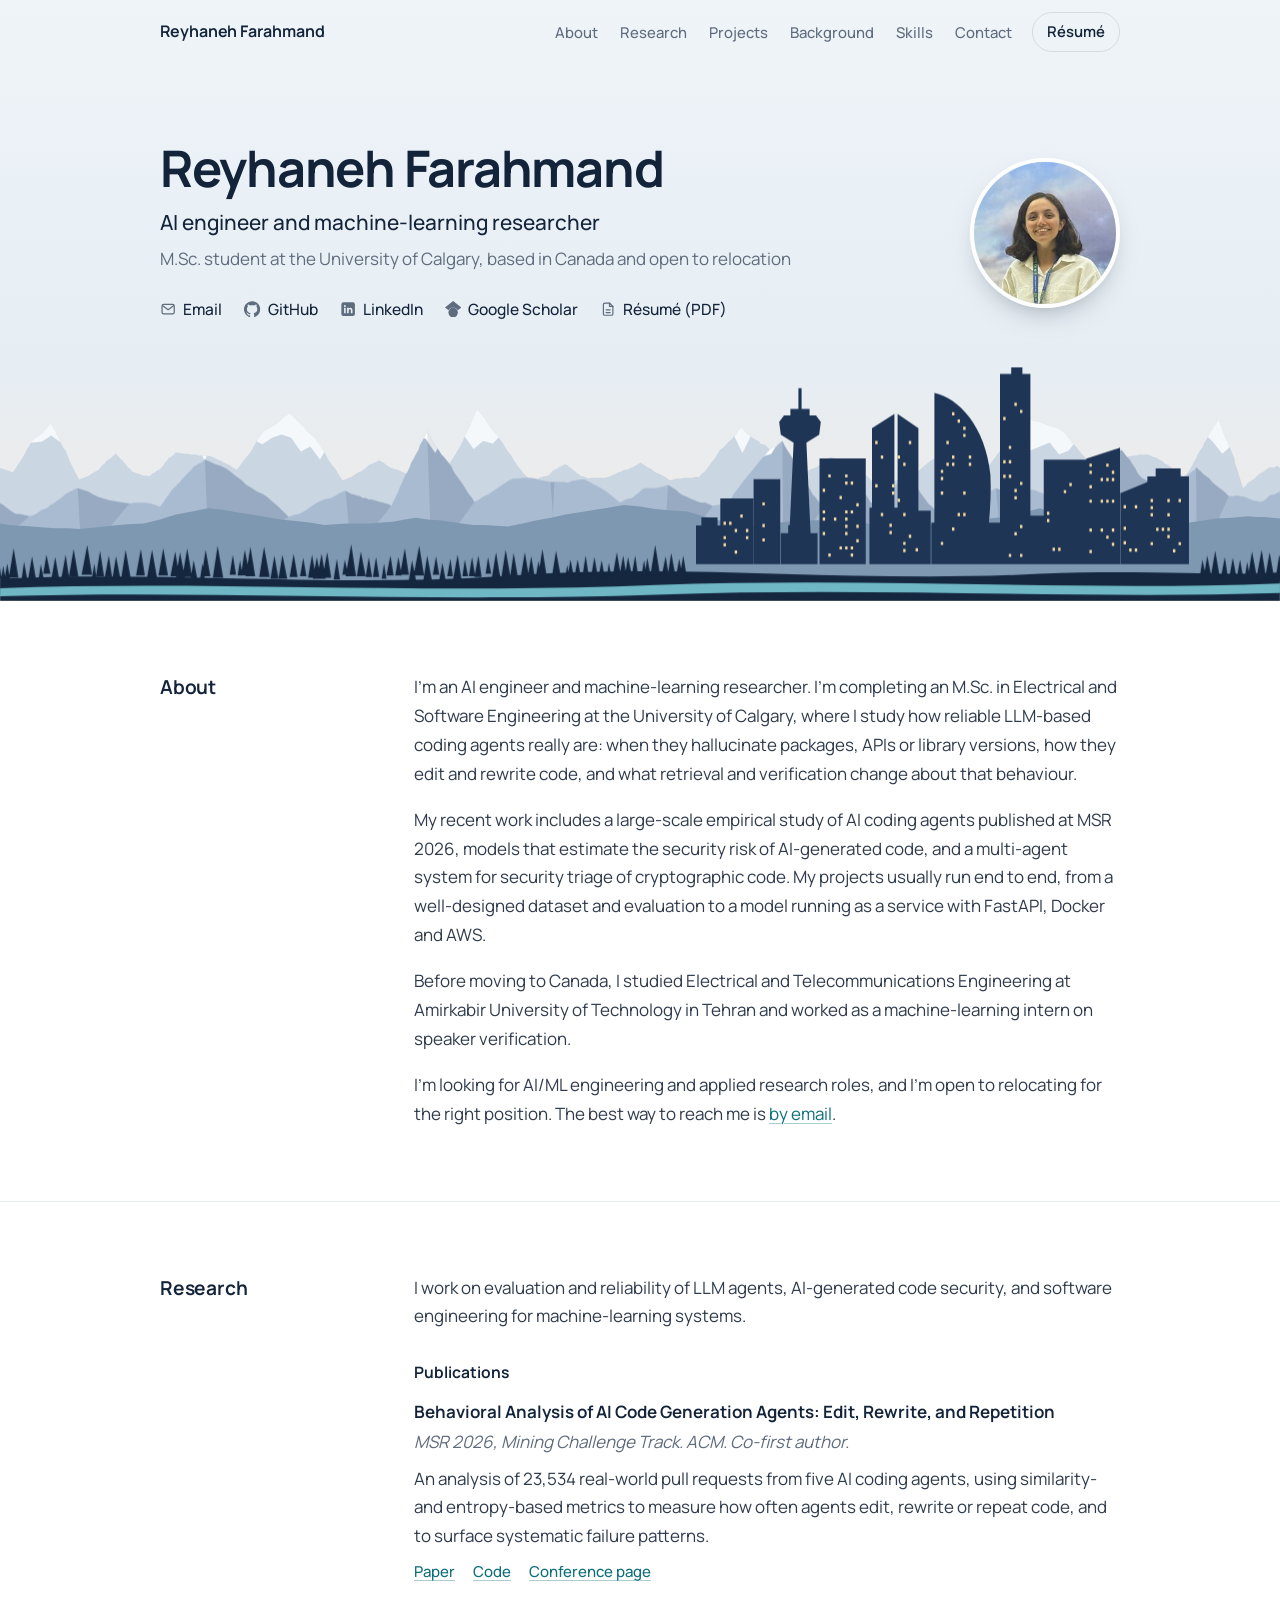
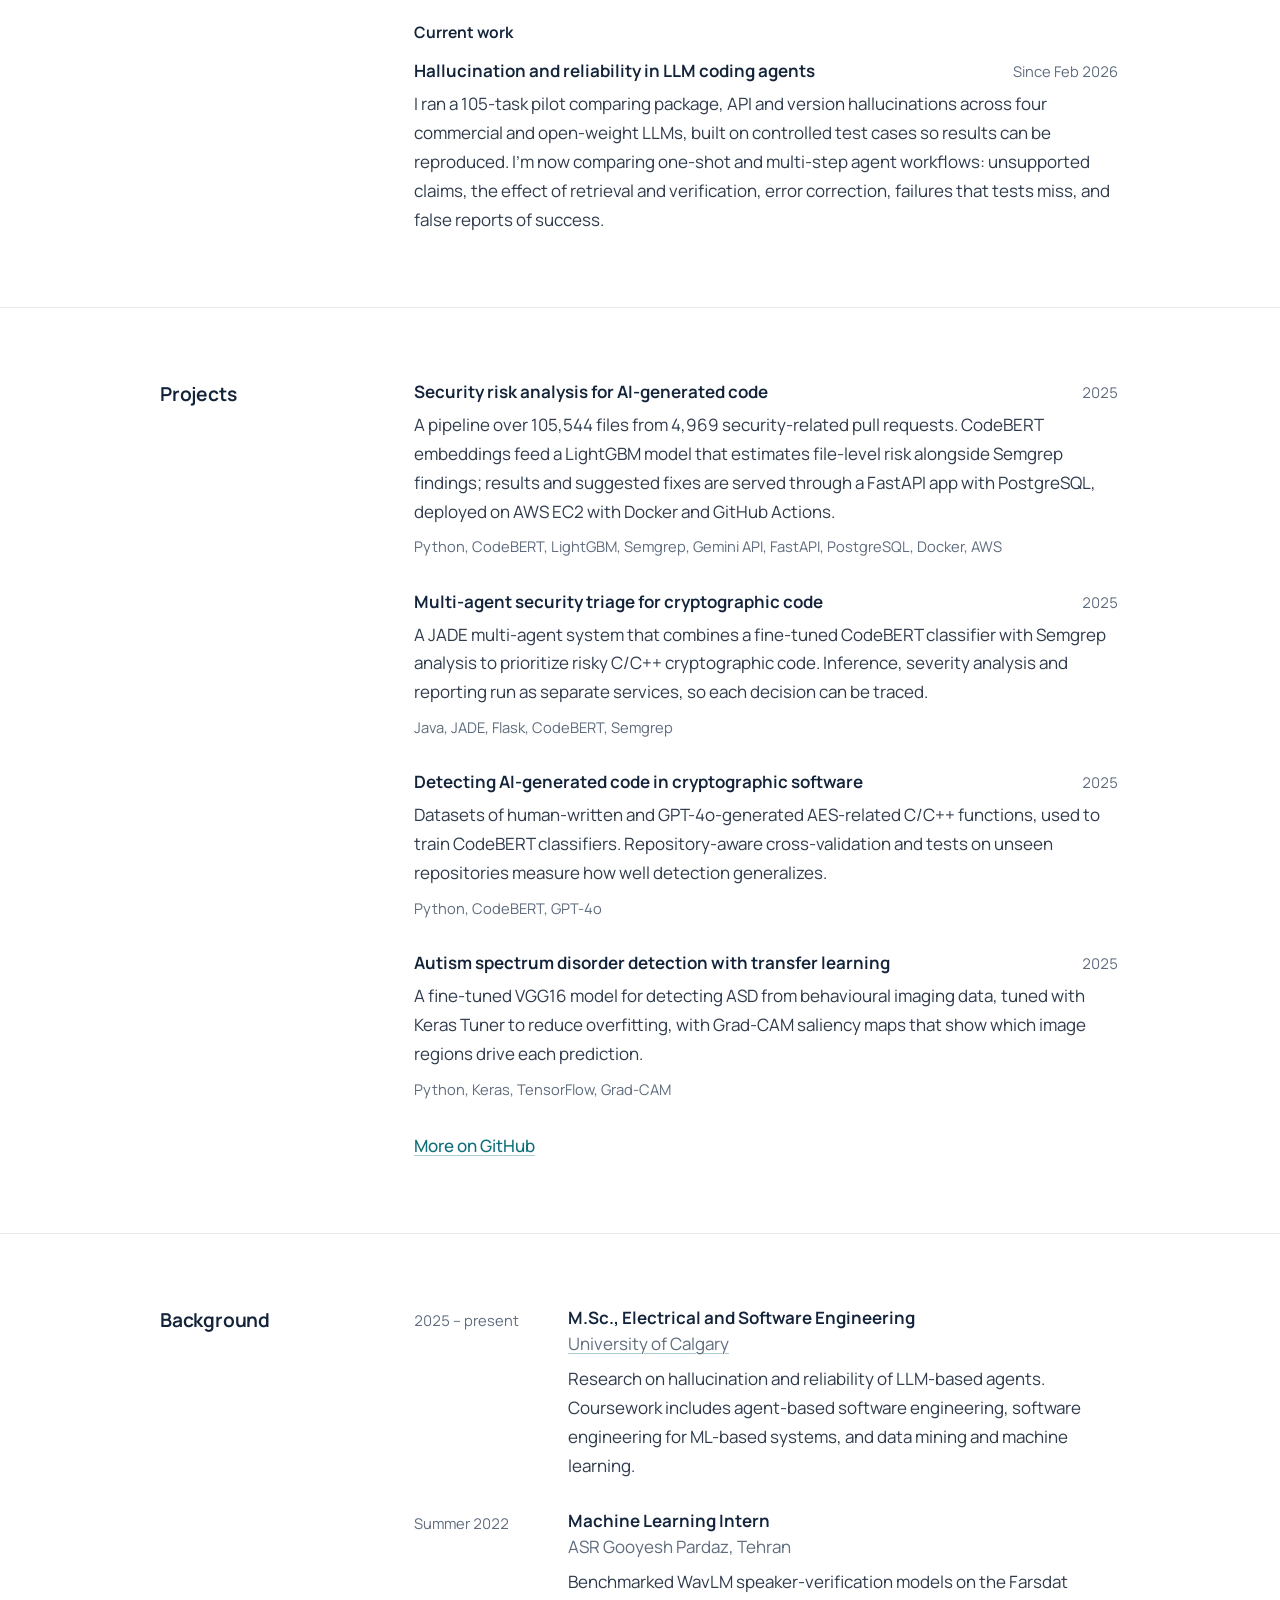
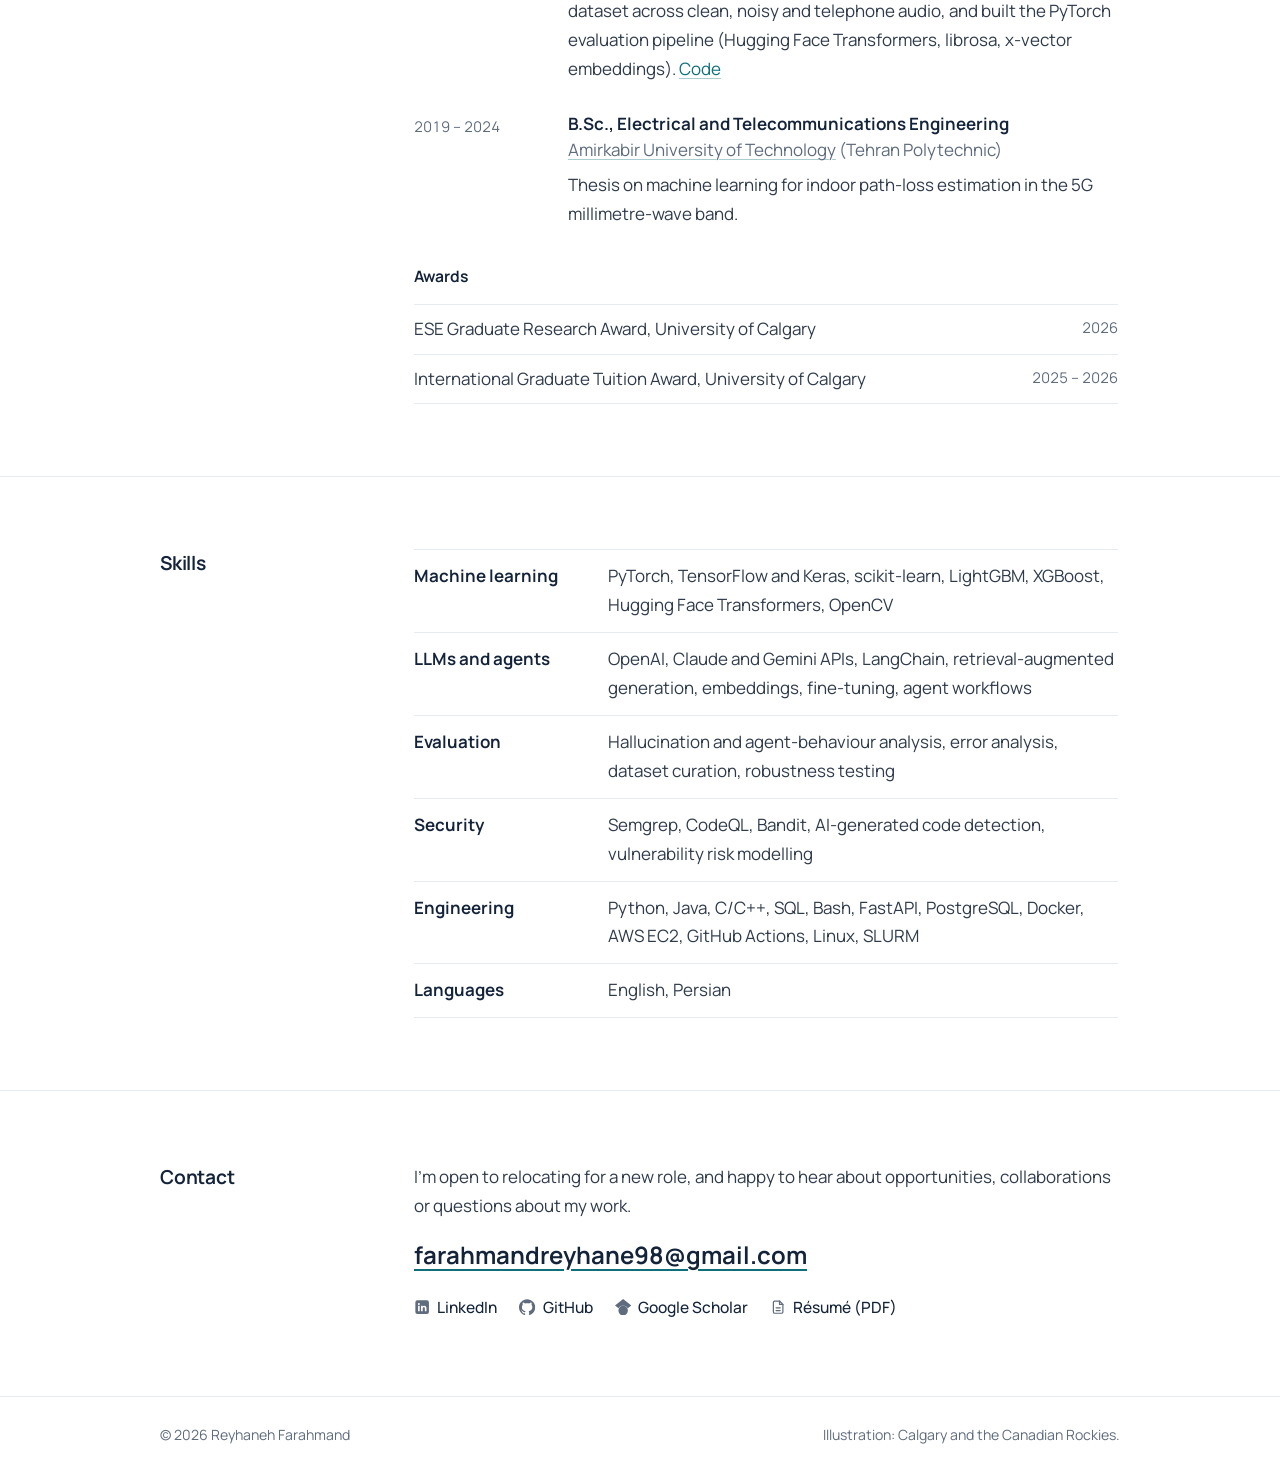
<file: index.html>
<!doctype html>
<html lang="en">
<head>
  <meta charset="utf-8">
  <meta name="viewport" content="width=device-width, initial-scale=1">
  <title>Reyhaneh Farahmand</title>
  <meta name="description" content="Reyhaneh Farahmand is an AI engineer and machine-learning researcher in Canada, working on the reliability of LLM-based coding agents, hallucination evaluation, and security for AI-generated code.">
  <meta name="author" content="Reyhaneh Farahmand">
  <link rel="canonical" href="https://rey1380.github.io/">

  <meta property="og:type" content="profile">
  <meta property="og:title" content="Reyhaneh Farahmand">
  <meta property="og:description" content="AI engineer and machine-learning researcher in Canada, open to relocation. Working on the reliability of LLM-based coding agents.">
  <meta property="og:url" content="https://rey1380.github.io/">
  <meta property="og:image" content="https://rey1380.github.io/assets/img/og-card.jpg">
  <meta property="og:image:width" content="1200">
  <meta property="og:image:height" content="630">
  <meta property="og:image:alt" content="Reyhaneh Farahmand, AI engineer and machine-learning researcher">
  <meta property="profile:first_name" content="Reyhaneh">
  <meta property="profile:last_name" content="Farahmand">
  <meta name="twitter:card" content="summary_large_image">

  <meta name="theme-color" content="#EFF4F8">
  <link rel="icon" type="image/png" sizes="32x32" href="assets/img/favicon-32.png">
  <link rel="apple-touch-icon" href="assets/img/apple-touch-icon.png">
  <link rel="preload" href="assets/fonts/manrope-latin-wght-normal.woff2" as="font" type="font/woff2" crossorigin>
  <link rel="stylesheet" href="assets/css/style.css">

  <script type="application/ld+json">
  {
    "@context": "https://schema.org",
    "@type": "Person",
    "name": "Reyhaneh Farahmand",
    "url": "https://rey1380.github.io/",
    "image": "https://rey1380.github.io/assets/img/profile.jpg",
    "email": "mailto:farahmandreyhane98@gmail.com",
    "jobTitle": "AI Engineer and Machine Learning Researcher",
    "address": { "@type": "PostalAddress", "addressCountry": "CA" },
    "affiliation": { "@type": "CollegeOrUniversity", "name": "University of Calgary", "url": "https://ucalgary.ca/" },
    "alumniOf": [
      { "@type": "CollegeOrUniversity", "name": "University of Calgary" },
      { "@type": "CollegeOrUniversity", "name": "Amirkabir University of Technology" }
    ],
    "knowsAbout": ["Large language models", "AI agents", "LLM hallucination", "Machine learning", "AI security", "Software engineering for ML systems"],
    "sameAs": [
      "https://github.com/Rey1380",
      "https://www.linkedin.com/in/reyhane-farahmand",
      "https://scholar.google.ca/citations?user=gszVaOEAAAAJ&hl=en"
    ]
  }
  </script>
</head>
<body>
  <svg width="0" height="0" style="position:absolute" aria-hidden="true" focusable="false">
    <symbol id="i-github" viewBox="0 0 24 24"><path fill="currentColor" d="M12 .297c-6.63 0-12 5.373-12 12 0 5.303 3.438 9.8 8.205 11.385.6.113.82-.258.82-.577 0-.285-.01-1.04-.015-2.04-3.338.724-4.042-1.61-4.042-1.61C4.422 18.07 3.633 17.7 3.633 17.7c-1.087-.744.084-.729.084-.729 1.205.084 1.838 1.236 1.838 1.236 1.07 1.835 2.809 1.305 3.495.998.108-.776.417-1.305.76-1.605-2.665-.3-5.466-1.332-5.466-5.93 0-1.31.465-2.38 1.235-3.22-.135-.303-.54-1.523.105-3.176 0 0 1.005-.322 3.3 1.23.96-.267 1.98-.399 3-.405 1.02.006 2.04.138 3 .405 2.28-1.552 3.285-1.23 3.285-1.23.645 1.653.24 2.873.12 3.176.765.84 1.23 1.91 1.23 3.22 0 4.61-2.805 5.625-5.475 5.92.42.36.81 1.096.81 2.22 0 1.606-.015 2.896-.015 3.286 0 .315.21.69.825.57C20.565 22.092 24 17.592 24 12.297c0-6.627-5.373-12-12-12"/></symbol>
    <symbol id="i-scholar" viewBox="0 0 24 24"><path fill="currentColor" d="M5.242 13.769L0 9.5 12 0l12 9.5-5.242 4.269C17.548 11.249 14.978 9.5 12 9.5c-2.977 0-5.548 1.748-6.758 4.269zM12 10a7 7 0 1 0 0 14 7 7 0 0 0 0-14z"/></symbol>
    <symbol id="i-linkedin" viewBox="0 0 24 24"><path fill="currentColor" fill-rule="evenodd" d="M5 2h14a3 3 0 0 1 3 3v14a3 3 0 0 1-3 3H5a3 3 0 0 1-3-3V5a3 3 0 0 1 3-3zM5.75 7.4a1.45 1.45 0 1 0 2.9 0a1.45 1.45 0 1 0-2.9 0zM6 10h2.4v8H6zM10.4 10h2.3v1.1c.5-.8 1.4-1.3 2.6-1.3 2 0 3.1 1.3 3.1 3.6V18h-2.4v-4.2c0-1.1-.4-1.8-1.4-1.8-1 0-1.8.7-1.8 1.9V18h-2.4z"/></symbol>
    <symbol id="i-mail" viewBox="0 0 24 24"><g fill="none" stroke="currentColor" stroke-width="1.8" stroke-linecap="round" stroke-linejoin="round"><rect x="3" y="5" width="18" height="14" rx="2.5"/><path d="m4 7 8 6 8-6"/></g></symbol>
    <symbol id="i-file" viewBox="0 0 24 24"><g fill="none" stroke="currentColor" stroke-width="1.8" stroke-linecap="round" stroke-linejoin="round"><path d="M14 3H7a2 2 0 0 0-2 2v14a2 2 0 0 0 2 2h10a2 2 0 0 0 2-2V8z"/><path d="M14 3v5h5M9 13h6M9 17h6"/></g></symbol>
    <symbol id="i-menu" viewBox="0 0 24 24"><path fill="none" stroke="currentColor" stroke-width="1.8" stroke-linecap="round" d="M4 7h16M4 12h16M4 17h16"/></symbol>
    <symbol id="i-close" viewBox="0 0 24 24"><path fill="none" stroke="currentColor" stroke-width="1.8" stroke-linecap="round" d="M6 6l12 12M18 6 6 18"/></symbol>
  </svg>

  <a class="skip-link" href="#main">Skip to content</a>

  <header class="site-header">
    <div class="container header-inner">
      <a class="brand" href="#top">Reyhaneh Farahmand</a>
      <nav class="site-nav" id="site-nav" aria-label="Main">
        <ul>
          <li><a href="#about">About</a></li>
          <li><a href="#research">Research</a></li>
          <li><a href="#projects">Projects</a></li>
          <li><a href="#background">Background</a></li>
          <li><a href="#skills">Skills</a></li>
          <li><a href="#contact">Contact</a></li>
        </ul>
        <a class="nav-cv" href="assets/cv/Reyhaneh_Farahmand_Resume.pdf" target="_blank" rel="noopener">Résumé</a>
      </nav>
      <button class="menu-toggle" type="button" aria-expanded="false" aria-controls="site-nav" aria-label="Open menu">
        <svg class="icon icon-menu"><use href="#i-menu"/></svg>
        <svg class="icon icon-close"><use href="#i-close"/></svg>
      </button>
    </div>
  </header>

  <div class="hero" id="top">
    <div class="container hero-inner">
      <div class="intro">
        <h1>Reyhaneh Farahmand</h1>
        <p class="title">AI engineer and machine-learning researcher</p>
        <p class="affil">M.Sc. student at the University of Calgary, based in Canada and open to relocation</p>
        <ul class="links" aria-label="Contact and profiles">
          <li><a href="mailto:farahmandreyhane98@gmail.com"><svg class="icon"><use href="#i-mail"/></svg>Email</a></li>
          <li><a href="https://github.com/Rey1380" target="_blank" rel="noopener me"><svg class="icon"><use href="#i-github"/></svg>GitHub</a></li>
          <li><a href="https://www.linkedin.com/in/reyhane-farahmand" target="_blank" rel="noopener me"><svg class="icon"><use href="#i-linkedin"/></svg>LinkedIn</a></li>
          <li><a href="https://scholar.google.ca/citations?user=gszVaOEAAAAJ&amp;hl=en" target="_blank" rel="noopener me"><svg class="icon"><use href="#i-scholar"/></svg>Google Scholar</a></li>
          <li><a href="assets/cv/Reyhaneh_Farahmand_Resume.pdf" target="_blank" rel="noopener"><svg class="icon"><use href="#i-file"/></svg>Résumé (PDF)</a></li>
        </ul>
      </div>
      <img class="portrait" src="assets/img/profile.jpg" width="440" height="440" alt="Reyhaneh Farahmand">
    </div>
    <div class="hero-art">
      <svg class="city-art" viewBox="0 0 1600 400" preserveAspectRatio="xMidYMax slice" aria-hidden="true" focusable="false" xmlns="http://www.w3.org/2000/svg"><defs><clipPath id="snow"><path d="M0,-10 L1600,-10 L1600,218 L1588,217 L1576,222 L1564,194 L1552,216 L1540,197 L1528,206 L1516,223 L1504,200 L1492,196 L1480,227 L1468,198 L1456,202 L1444,217 L1432,194 L1420,205 L1408,210 L1396,213 L1384,221 L1372,199 L1360,205 L1348,204 L1336,206 L1324,204 L1312,209 L1300,223 L1288,223 L1276,196 L1264,203 L1252,227 L1240,202 L1228,203 L1216,229 L1204,201 L1192,224 L1180,197 L1168,204 L1156,194 L1144,199 L1132,203 L1120,204 L1108,216 L1096,214 L1084,203 L1072,201 L1060,200 L1048,197 L1036,217 L1024,193 L1012,207 L1000,202 L988,203 L976,197 L964,216 L952,220 L940,220 L928,203 L916,224 L904,197 L892,216 L880,229 L868,197 L856,203 L844,207 L832,215 L820,201 L808,194 L796,200 L784,202 L772,203 L760,201 L748,206 L736,202 L724,201 L712,195 L700,197 L688,205 L676,207 L664,194 L652,207 L640,197 L628,202 L616,196 L604,202 L592,194 L580,206 L568,199 L556,194 L544,215 L532,197 L520,193 L508,219 L496,196 L484,198 L472,204 L460,211 L448,197 L436,210 L424,219 L412,209 L400,195 L388,222 L376,217 L364,201 L352,203 L340,227 L328,228 L316,198 L304,227 L292,207 L280,204 L268,215 L256,216 L244,201 L232,200 L220,195 L208,196 L196,210 L184,216 L172,195 L160,219 L148,200 L136,198 L124,195 L112,195 L100,206 L88,205 L76,222 L64,205 L52,204 L40,219 L28,200 L16,200 L4,205 L-8,194 Z"/></clipPath><clipPath id="snowb"><path d="M0,-10 L1600,-10 L1600,202 L1588,190 L1576,189 L1564,223 L1552,191 L1540,205 L1528,216 L1516,201 L1504,189 L1492,200 L1480,206 L1468,212 L1456,200 L1444,190 L1432,204 L1420,190 L1408,193 L1396,218 L1384,224 L1372,223 L1360,189 L1348,196 L1336,212 L1324,217 L1312,202 L1300,207 L1288,212 L1276,190 L1264,209 L1252,196 L1240,193 L1228,218 L1216,221 L1204,225 L1192,192 L1180,203 L1168,193 L1156,189 L1144,204 L1132,201 L1120,190 L1108,191 L1096,193 L1084,211 L1072,193 L1060,197 L1048,212 L1036,205 L1024,189 L1012,193 L1000,189 L988,222 L976,216 L964,196 L952,204 L940,191 L928,215 L916,190 L904,194 L892,198 L880,213 L868,211 L856,191 L844,214 L832,190 L820,208 L808,201 L796,194 L784,207 L772,208 L760,196 L748,209 L736,197 L724,195 L712,201 L700,190 L688,222 L676,198 L664,208 L652,218 L640,218 L628,191 L616,203 L604,200 L592,210 L580,193 L568,210 L556,192 L544,199 L532,204 L520,201 L508,196 L496,201 L484,198 L472,191 L460,216 L448,202 L436,201 L424,220 L412,203 L400,223 L388,207 L376,213 L364,196 L352,192 L340,196 L328,204 L316,198 L304,204 L292,223 L280,202 L268,192 L256,225 L244,200 L232,214 L220,196 L208,194 L196,211 L184,189 L172,210 L160,203 L148,188 L136,199 L124,200 L112,202 L100,203 L88,190 L76,202 L64,193 L52,201 L40,202 L28,204 L16,201 L4,198 L-8,192 Z"/></clipPath></defs><g class="layer l-back"><path d="M-40,340 L-40,254 L-39,252 L-39,250 L-38,248 L-38,245 L-37,243 L-36,240 L-36,238 L-35,236 L-34,234 L-34,232 L-33,230 L-32,228 L-32,226 L-31,224 L-31,222 L-30,220 L-27,221 L-24,223 L-21,225 L-19,226 L-16,228 L-13,229 L-10,231 L-7,233 L-4,233 L-1,234 L2,234 L4,235 L7,236 L10,237 L13,238 L16,239 L19,235 L22,230 L25,226 L28,221 L31,216 L34,210 L37,205 L40,200 L43,197 L46,195 L49,193 L52,191 L55,188 L58,184 L61,181 L64,178 L66,183 L69,187 L71,192 L73,196 L75,200 L77,204 L79,208 L82,212 L84,217 L86,222 L88,227 L90,231 L92,235 L94,239 L97,244 L99,248 L102,247 L105,246 L107,245 L110,244 L113,242 L116,240 L119,238 L122,237 L125,234 L128,230 L131,228 L133,225 L136,223 L139,221 L142,218 L145,216 L148,219 L150,222 L153,224 L155,227 L158,230 L160,233 L163,235 L165,238 L168,239 L170,240 L173,241 L176,242 L178,243 L181,243 L183,243 L186,244 L188,243 L190,241 L192,240 L194,239 L196,237 L199,236 L201,234 L203,232 L205,229 L207,226 L209,224 L211,221 L214,220 L216,218 L218,216 L220,214 L225,215 L230,216 L234,216 L239,217 L244,217 L249,218 L253,218 L258,218 L263,219 L268,221 L272,223 L277,225 L282,228 L287,230 L291,233 L296,236 L300,231 L304,225 L308,220 L313,214 L317,207 L321,200 L325,194 L329,188 L333,186 L337,184 L342,181 L346,178 L350,175 L354,171 L358,168 L362,165 L366,169 L370,173 L375,178 L379,182 L383,187 L387,191 L391,194 L395,198 L399,204 L403,210 L407,217 L411,224 L415,230 L420,236 L424,243 L428,249 L431,248 L434,247 L436,246 L439,245 L442,243 L445,241 L448,239 L451,238 L454,236 L457,234 L460,231 L463,229 L466,228 L468,227 L471,226 L474,224 L479,227 L483,230 L488,233 L493,235 L497,236 L502,238 L506,240 L511,242 L515,243 L520,244 L525,245 L529,246 L534,247 L538,248 L543,249 L547,251 L550,246 L553,241 L557,236 L560,230 L563,226 L566,222 L569,217 L572,212 L575,207 L578,201 L581,194 L584,188 L587,182 L590,175 L593,168 L596,160 L601,166 L605,171 L609,177 L613,183 L617,188 L622,193 L626,199 L630,205 L634,212 L639,218 L643,225 L647,231 L651,236 L655,241 L660,246 L664,251 L667,251 L669,249 L672,248 L674,246 L677,245 L680,244 L682,244 L685,243 L688,241 L690,238 L693,236 L696,235 L698,233 L701,232 L704,230 L706,229 L709,230 L711,232 L714,234 L716,236 L719,238 L721,240 L724,242 L726,244 L729,244 L731,245 L734,246 L736,247 L739,246 L741,246 L744,246 L746,246 L750,246 L753,246 L756,246 L760,245 L763,244 L767,242 L770,241 L773,239 L777,238 L780,236 L784,236 L787,234 L790,233 L794,231 L797,229 L801,227 L805,230 L810,233 L814,235 L819,239 L824,241 L828,243 L833,246 L837,249 L842,248 L846,247 L851,247 L856,246 L860,246 L865,246 L869,245 L874,245 L877,241 L881,238 L884,234 L887,230 L890,226 L894,221 L897,216 L900,211 L904,208 L907,205 L910,202 L913,199 L917,195 L920,192 L923,187 L927,183 L930,187 L934,191 L938,194 L942,197 L946,199 L950,201 L954,204 L958,206 L962,211 L966,216 L970,219 L974,224 L978,230 L982,236 L986,241 L990,247 L993,246 L996,245 L999,244 L1002,243 L1005,241 L1008,238 L1011,237 L1014,235 L1017,234 L1020,233 L1023,231 L1026,229 L1029,227 L1032,225 L1035,222 L1038,220 L1042,221 L1045,222 L1048,223 L1051,224 L1055,225 L1058,227 L1061,228 L1064,230 L1067,232 L1071,234 L1074,236 L1077,238 L1080,241 L1084,244 L1087,247 L1090,250 L1095,251 L1100,253 L1105,252 L1110,253 L1115,251 L1120,249 L1124,248 L1129,247 L1134,244 L1139,241 L1144,239 L1149,237 L1154,232 L1159,228 L1164,224 L1169,221 L1172,224 L1175,227 L1177,229 L1180,232 L1183,234 L1186,237 L1189,239 L1192,241 L1195,243 L1198,244 L1201,245 L1204,247 L1207,248 L1209,249 L1212,251 L1215,252 L1220,247 L1224,243 L1229,238 L1233,234 L1238,228 L1243,222 L1247,216 L1252,210 L1256,207 L1261,204 L1265,199 L1270,196 L1275,190 L1279,184 L1284,179 L1288,173 L1293,175 L1299,176 L1304,178 L1309,180 L1314,182 L1320,183 L1325,186 L1330,189 L1335,195 L1340,202 L1346,208 L1351,215 L1356,220 L1361,225 L1366,230 L1372,235 L1375,234 L1378,233 L1381,233 L1385,232 L1388,230 L1391,228 L1394,227 L1398,226 L1401,224 L1404,223 L1407,221 L1411,219 L1414,219 L1417,218 L1421,218 L1424,217 L1427,217 L1431,217 L1435,217 L1438,218 L1442,220 L1446,221 L1449,223 L1453,225 L1456,228 L1460,230 L1464,233 L1467,236 L1471,239 L1475,241 L1478,243 L1482,246 L1484,241 L1487,236 L1490,231 L1492,227 L1495,222 L1497,217 L1500,212 L1503,208 L1505,203 L1508,198 L1510,194 L1513,189 L1516,185 L1518,181 L1521,177 L1523,173 L1525,178 L1527,183 L1529,189 L1531,194 L1533,199 L1535,203 L1537,207 L1539,212 L1541,217 L1543,222 L1544,228 L1546,234 L1548,240 L1550,247 L1552,253 L1554,259 L1557,256 L1559,253 L1562,251 L1565,249 L1568,247 L1570,245 L1573,242 L1576,240 L1578,239 L1581,237 L1584,235 L1586,233 L1589,233 L1592,233 L1595,232 L1597,231 L1600,234 L1603,237 L1605,240 L1608,242 L1611,245 L1613,247 L1616,249 L1619,252 L1621,253 L1624,255 L1627,257 L1629,258 L1632,260 L1635,261 L1637,263 L1640,265 L1640,340 Z" fill="var(--a-far2)"/><path d="M-40,340 L-40,254 L-39,252 L-39,250 L-38,248 L-38,245 L-37,243 L-36,240 L-36,238 L-35,236 L-34,234 L-34,232 L-33,230 L-32,228 L-32,226 L-31,224 L-31,222 L-30,220 L-27,221 L-24,223 L-21,225 L-19,226 L-16,228 L-13,229 L-10,231 L-7,233 L-4,233 L-1,234 L2,234 L4,235 L7,236 L10,237 L13,238 L16,239 L19,235 L22,230 L25,226 L28,221 L31,216 L34,210 L37,205 L40,200 L43,197 L46,195 L49,193 L52,191 L55,188 L58,184 L61,181 L64,178 L66,183 L69,187 L71,192 L73,196 L75,200 L77,204 L79,208 L82,212 L84,217 L86,222 L88,227 L90,231 L92,235 L94,239 L97,244 L99,248 L102,247 L105,246 L107,245 L110,244 L113,242 L116,240 L119,238 L122,237 L125,234 L128,230 L131,228 L133,225 L136,223 L139,221 L142,218 L145,216 L148,219 L150,222 L153,224 L155,227 L158,230 L160,233 L163,235 L165,238 L168,239 L170,240 L173,241 L176,242 L178,243 L181,243 L183,243 L186,244 L188,243 L190,241 L192,240 L194,239 L196,237 L199,236 L201,234 L203,232 L205,229 L207,226 L209,224 L211,221 L214,220 L216,218 L218,216 L220,214 L225,215 L230,216 L234,216 L239,217 L244,217 L249,218 L253,218 L258,218 L263,219 L268,221 L272,223 L277,225 L282,228 L287,230 L291,233 L296,236 L300,231 L304,225 L308,220 L313,214 L317,207 L321,200 L325,194 L329,188 L333,186 L337,184 L342,181 L346,178 L350,175 L354,171 L358,168 L362,165 L366,169 L370,173 L375,178 L379,182 L383,187 L387,191 L391,194 L395,198 L399,204 L403,210 L407,217 L411,224 L415,230 L420,236 L424,243 L428,249 L431,248 L434,247 L436,246 L439,245 L442,243 L445,241 L448,239 L451,238 L454,236 L457,234 L460,231 L463,229 L466,228 L468,227 L471,226 L474,224 L479,227 L483,230 L488,233 L493,235 L497,236 L502,238 L506,240 L511,242 L515,243 L520,244 L525,245 L529,246 L534,247 L538,248 L543,249 L547,251 L550,246 L553,241 L557,236 L560,230 L563,226 L566,222 L569,217 L572,212 L575,207 L578,201 L581,194 L584,188 L587,182 L590,175 L593,168 L596,160 L601,166 L605,171 L609,177 L613,183 L617,188 L622,193 L626,199 L630,205 L634,212 L639,218 L643,225 L647,231 L651,236 L655,241 L660,246 L664,251 L667,251 L669,249 L672,248 L674,246 L677,245 L680,244 L682,244 L685,243 L688,241 L690,238 L693,236 L696,235 L698,233 L701,232 L704,230 L706,229 L709,230 L711,232 L714,234 L716,236 L719,238 L721,240 L724,242 L726,244 L729,244 L731,245 L734,246 L736,247 L739,246 L741,246 L744,246 L746,246 L750,246 L753,246 L756,246 L760,245 L763,244 L767,242 L770,241 L773,239 L777,238 L780,236 L784,236 L787,234 L790,233 L794,231 L797,229 L801,227 L805,230 L810,233 L814,235 L819,239 L824,241 L828,243 L833,246 L837,249 L842,248 L846,247 L851,247 L856,246 L860,246 L865,246 L869,245 L874,245 L877,241 L881,238 L884,234 L887,230 L890,226 L894,221 L897,216 L900,211 L904,208 L907,205 L910,202 L913,199 L917,195 L920,192 L923,187 L927,183 L930,187 L934,191 L938,194 L942,197 L946,199 L950,201 L954,204 L958,206 L962,211 L966,216 L970,219 L974,224 L978,230 L982,236 L986,241 L990,247 L993,246 L996,245 L999,244 L1002,243 L1005,241 L1008,238 L1011,237 L1014,235 L1017,234 L1020,233 L1023,231 L1026,229 L1029,227 L1032,225 L1035,222 L1038,220 L1042,221 L1045,222 L1048,223 L1051,224 L1055,225 L1058,227 L1061,228 L1064,230 L1067,232 L1071,234 L1074,236 L1077,238 L1080,241 L1084,244 L1087,247 L1090,250 L1095,251 L1100,253 L1105,252 L1110,253 L1115,251 L1120,249 L1124,248 L1129,247 L1134,244 L1139,241 L1144,239 L1149,237 L1154,232 L1159,228 L1164,224 L1169,221 L1172,224 L1175,227 L1177,229 L1180,232 L1183,234 L1186,237 L1189,239 L1192,241 L1195,243 L1198,244 L1201,245 L1204,247 L1207,248 L1209,249 L1212,251 L1215,252 L1220,247 L1224,243 L1229,238 L1233,234 L1238,228 L1243,222 L1247,216 L1252,210 L1256,207 L1261,204 L1265,199 L1270,196 L1275,190 L1279,184 L1284,179 L1288,173 L1293,175 L1299,176 L1304,178 L1309,180 L1314,182 L1320,183 L1325,186 L1330,189 L1335,195 L1340,202 L1346,208 L1351,215 L1356,220 L1361,225 L1366,230 L1372,235 L1375,234 L1378,233 L1381,233 L1385,232 L1388,230 L1391,228 L1394,227 L1398,226 L1401,224 L1404,223 L1407,221 L1411,219 L1414,219 L1417,218 L1421,218 L1424,217 L1427,217 L1431,217 L1435,217 L1438,218 L1442,220 L1446,221 L1449,223 L1453,225 L1456,228 L1460,230 L1464,233 L1467,236 L1471,239 L1475,241 L1478,243 L1482,246 L1484,241 L1487,236 L1490,231 L1492,227 L1495,222 L1497,217 L1500,212 L1503,208 L1505,203 L1508,198 L1510,194 L1513,189 L1516,185 L1518,181 L1521,177 L1523,173 L1525,178 L1527,183 L1529,189 L1531,194 L1533,199 L1535,203 L1537,207 L1539,212 L1541,217 L1543,222 L1544,228 L1546,234 L1548,240 L1550,247 L1552,253 L1554,259 L1557,256 L1559,253 L1562,251 L1565,249 L1568,247 L1570,245 L1573,242 L1576,240 L1578,239 L1581,237 L1584,235 L1586,233 L1589,233 L1592,233 L1595,232 L1597,231 L1600,234 L1603,237 L1605,240 L1608,242 L1611,245 L1613,247 L1616,249 L1619,252 L1621,253 L1624,255 L1627,257 L1629,258 L1632,260 L1635,261 L1637,263 L1640,265 L1640,340 Z" fill="var(--a-snow2)" clip-path="url(#snowb)"/></g><g class="layer l-far"><path d="M-40,340 L-40,293 L-39,291 L-39,288 L-38,286 L-38,284 L-37,281 L-36,278 L-36,276 L-35,273 L-34,271 L-34,268 L-33,266 L-32,263 L-32,261 L-31,258 L-31,256 L-30,253 L-26,256 L-22,259 L-17,263 L-13,266 L-9,270 L-5,274 L-1,277 L4,280 L8,283 L12,286 L16,289 L20,291 L24,291 L29,292 L33,293 L37,294 L41,293 L45,291 L48,289 L52,286 L56,285 L60,283 L63,280 L67,278 L71,275 L75,272 L79,269 L82,266 L86,264 L90,262 L94,260 L97,259 L104,261 L110,263 L117,267 L123,270 L130,272 L136,274 L142,275 L149,276 L155,277 L162,278 L168,277 L175,277 L181,277 L188,278 L194,280 L200,282 L204,277 L207,272 L211,267 L214,262 L218,258 L221,255 L225,251 L228,247 L232,243 L235,240 L239,236 L242,232 L246,230 L249,228 L253,226 L256,223 L263,226 L269,229 L276,231 L282,234 L289,239 L295,244 L302,249 L308,255 L315,259 L321,263 L328,266 L334,270 L341,276 L348,282 L354,288 L361,295 L365,293 L369,292 L374,291 L378,289 L383,286 L387,283 L392,280 L396,277 L401,275 L405,273 L410,272 L414,271 L418,269 L423,266 L427,264 L432,262 L435,264 L439,266 L443,267 L446,268 L450,269 L453,271 L457,271 L461,273 L464,273 L468,274 L471,275 L475,276 L479,277 L482,278 L486,279 L489,281 L492,275 L495,269 L498,263 L500,257 L503,251 L506,244 L509,239 L512,233 L514,227 L517,222 L520,216 L523,211 L525,205 L528,200 L531,194 L534,188 L537,194 L541,201 L545,207 L549,212 L552,217 L556,221 L560,226 L564,231 L567,238 L571,244 L575,249 L579,255 L582,260 L586,266 L590,271 L593,276 L599,273 L605,269 L611,266 L617,262 L623,258 L629,254 L635,250 L641,247 L647,247 L653,246 L658,246 L664,246 L670,247 L676,249 L682,250 L688,251 L693,251 L699,251 L704,251 L710,252 L715,250 L721,249 L726,248 L731,248 L737,251 L742,254 L748,257 L753,260 L759,264 L764,268 L769,272 L775,277 L779,275 L782,273 L786,272 L790,271 L794,268 L798,265 L801,262 L805,259 L809,259 L813,259 L816,259 L820,259 L824,258 L828,257 L832,256 L835,255 L840,258 L845,261 L849,265 L854,268 L859,270 L863,272 L868,274 L873,276 L877,277 L882,277 L886,279 L891,281 L896,280 L900,280 L905,279 L910,278 L914,272 L918,265 L923,259 L927,253 L931,248 L935,243 L940,237 L944,232 L948,227 L952,222 L957,217 L961,212 L965,209 L970,207 L974,203 L978,200 L981,206 L984,211 L988,217 L991,222 L994,228 L997,234 L1000,240 L1003,246 L1007,251 L1010,256 L1013,261 L1016,267 L1019,270 L1022,274 L1026,279 L1029,283 L1031,281 L1033,279 L1035,277 L1037,275 L1039,273 L1041,272 L1043,270 L1045,268 L1047,265 L1048,262 L1050,259 L1052,255 L1054,252 L1056,250 L1058,247 L1060,244 L1063,247 L1065,250 L1067,252 L1069,254 L1072,256 L1074,258 L1076,260 L1078,262 L1080,265 L1083,268 L1085,271 L1087,275 L1089,277 L1092,279 L1094,282 L1096,284 L1099,282 L1101,280 L1103,278 L1105,276 L1108,273 L1110,270 L1112,267 L1115,264 L1117,260 L1119,256 L1122,253 L1124,249 L1126,246 L1129,242 L1131,239 L1133,235 L1136,240 L1139,245 L1142,250 L1144,255 L1147,259 L1150,264 L1153,268 L1156,272 L1158,275 L1161,279 L1164,281 L1167,284 L1169,286 L1172,289 L1175,292 L1178,295 L1182,292 L1186,289 L1191,286 L1195,282 L1199,280 L1203,278 L1207,277 L1212,276 L1216,273 L1220,270 L1224,268 L1229,266 L1233,264 L1237,262 L1241,261 L1245,259 L1251,261 L1257,262 L1263,261 L1269,261 L1275,262 L1281,262 L1287,261 L1293,261 L1299,264 L1305,266 L1311,270 L1317,274 L1323,275 L1329,276 L1335,277 L1341,279 L1344,274 L1348,269 L1351,264 L1355,259 L1358,255 L1362,252 L1366,247 L1369,243 L1373,238 L1376,233 L1380,228 L1383,224 L1387,219 L1390,215 L1394,210 L1398,206 L1401,210 L1405,215 L1408,219 L1412,223 L1415,228 L1419,234 L1422,240 L1426,245 L1429,247 L1433,249 L1436,250 L1440,252 L1443,254 L1447,257 L1451,260 L1454,263 L1457,261 L1459,259 L1462,258 L1464,256 L1467,254 L1470,252 L1472,250 L1475,247 L1477,246 L1480,244 L1482,243 L1485,242 L1488,240 L1490,238 L1493,236 L1495,233 L1500,237 L1505,242 L1511,246 L1516,252 L1521,256 L1526,260 L1531,264 L1536,269 L1541,269 L1546,268 L1551,269 L1556,270 L1561,272 L1566,274 L1571,275 L1576,276 L1579,275 L1582,273 L1585,270 L1587,268 L1590,267 L1593,267 L1596,265 L1598,264 L1601,263 L1604,263 L1607,262 L1610,261 L1612,259 L1615,258 L1618,257 L1621,255 L1622,258 L1623,260 L1624,262 L1625,265 L1627,268 L1628,270 L1629,273 L1630,276 L1631,278 L1633,280 L1634,283 L1635,285 L1636,288 L1638,290 L1639,293 L1640,295 L1640,340 Z" fill="var(--a-far)"/><path d="M-40,340 L-40,293 L-39,291 L-39,288 L-38,286 L-38,284 L-37,281 L-36,278 L-36,276 L-35,273 L-34,271 L-34,268 L-33,266 L-32,263 L-32,261 L-31,258 L-31,256 L-30,253 L-26,256 L-22,259 L-17,263 L-13,266 L-9,270 L-5,274 L-1,277 L4,280 L8,283 L12,286 L16,289 L20,291 L24,291 L29,292 L33,293 L37,294 L41,293 L45,291 L48,289 L52,286 L56,285 L60,283 L63,280 L67,278 L71,275 L75,272 L79,269 L82,266 L86,264 L90,262 L94,260 L97,259 L104,261 L110,263 L117,267 L123,270 L130,272 L136,274 L142,275 L149,276 L155,277 L162,278 L168,277 L175,277 L181,277 L188,278 L194,280 L200,282 L204,277 L207,272 L211,267 L214,262 L218,258 L221,255 L225,251 L228,247 L232,243 L235,240 L239,236 L242,232 L246,230 L249,228 L253,226 L256,223 L263,226 L269,229 L276,231 L282,234 L289,239 L295,244 L302,249 L308,255 L315,259 L321,263 L328,266 L334,270 L341,276 L348,282 L354,288 L361,295 L365,293 L369,292 L374,291 L378,289 L383,286 L387,283 L392,280 L396,277 L401,275 L405,273 L410,272 L414,271 L418,269 L423,266 L427,264 L432,262 L435,264 L439,266 L443,267 L446,268 L450,269 L453,271 L457,271 L461,273 L464,273 L468,274 L471,275 L475,276 L479,277 L482,278 L486,279 L489,281 L492,275 L495,269 L498,263 L500,257 L503,251 L506,244 L509,239 L512,233 L514,227 L517,222 L520,216 L523,211 L525,205 L528,200 L531,194 L534,188 L537,194 L541,201 L545,207 L549,212 L552,217 L556,221 L560,226 L564,231 L567,238 L571,244 L575,249 L579,255 L582,260 L586,266 L590,271 L593,276 L599,273 L605,269 L611,266 L617,262 L623,258 L629,254 L635,250 L641,247 L647,247 L653,246 L658,246 L664,246 L670,247 L676,249 L682,250 L688,251 L693,251 L699,251 L704,251 L710,252 L715,250 L721,249 L726,248 L731,248 L737,251 L742,254 L748,257 L753,260 L759,264 L764,268 L769,272 L775,277 L779,275 L782,273 L786,272 L790,271 L794,268 L798,265 L801,262 L805,259 L809,259 L813,259 L816,259 L820,259 L824,258 L828,257 L832,256 L835,255 L840,258 L845,261 L849,265 L854,268 L859,270 L863,272 L868,274 L873,276 L877,277 L882,277 L886,279 L891,281 L896,280 L900,280 L905,279 L910,278 L914,272 L918,265 L923,259 L927,253 L931,248 L935,243 L940,237 L944,232 L948,227 L952,222 L957,217 L961,212 L965,209 L970,207 L974,203 L978,200 L981,206 L984,211 L988,217 L991,222 L994,228 L997,234 L1000,240 L1003,246 L1007,251 L1010,256 L1013,261 L1016,267 L1019,270 L1022,274 L1026,279 L1029,283 L1031,281 L1033,279 L1035,277 L1037,275 L1039,273 L1041,272 L1043,270 L1045,268 L1047,265 L1048,262 L1050,259 L1052,255 L1054,252 L1056,250 L1058,247 L1060,244 L1063,247 L1065,250 L1067,252 L1069,254 L1072,256 L1074,258 L1076,260 L1078,262 L1080,265 L1083,268 L1085,271 L1087,275 L1089,277 L1092,279 L1094,282 L1096,284 L1099,282 L1101,280 L1103,278 L1105,276 L1108,273 L1110,270 L1112,267 L1115,264 L1117,260 L1119,256 L1122,253 L1124,249 L1126,246 L1129,242 L1131,239 L1133,235 L1136,240 L1139,245 L1142,250 L1144,255 L1147,259 L1150,264 L1153,268 L1156,272 L1158,275 L1161,279 L1164,281 L1167,284 L1169,286 L1172,289 L1175,292 L1178,295 L1182,292 L1186,289 L1191,286 L1195,282 L1199,280 L1203,278 L1207,277 L1212,276 L1216,273 L1220,270 L1224,268 L1229,266 L1233,264 L1237,262 L1241,261 L1245,259 L1251,261 L1257,262 L1263,261 L1269,261 L1275,262 L1281,262 L1287,261 L1293,261 L1299,264 L1305,266 L1311,270 L1317,274 L1323,275 L1329,276 L1335,277 L1341,279 L1344,274 L1348,269 L1351,264 L1355,259 L1358,255 L1362,252 L1366,247 L1369,243 L1373,238 L1376,233 L1380,228 L1383,224 L1387,219 L1390,215 L1394,210 L1398,206 L1401,210 L1405,215 L1408,219 L1412,223 L1415,228 L1419,234 L1422,240 L1426,245 L1429,247 L1433,249 L1436,250 L1440,252 L1443,254 L1447,257 L1451,260 L1454,263 L1457,261 L1459,259 L1462,258 L1464,256 L1467,254 L1470,252 L1472,250 L1475,247 L1477,246 L1480,244 L1482,243 L1485,242 L1488,240 L1490,238 L1493,236 L1495,233 L1500,237 L1505,242 L1511,246 L1516,252 L1521,256 L1526,260 L1531,264 L1536,269 L1541,269 L1546,268 L1551,269 L1556,270 L1561,272 L1566,274 L1571,275 L1576,276 L1579,275 L1582,273 L1585,270 L1587,268 L1590,267 L1593,267 L1596,265 L1598,264 L1601,263 L1604,263 L1607,262 L1610,261 L1612,259 L1615,258 L1618,257 L1621,255 L1622,258 L1623,260 L1624,262 L1625,265 L1627,268 L1628,270 L1629,273 L1630,276 L1631,278 L1633,280 L1634,283 L1635,285 L1636,288 L1638,290 L1639,293 L1640,295 L1640,340 Z" fill="var(--a-snow)" clip-path="url(#snow)"/><path d="M-30,253 L-26,256 L-22,259 L-17,263 L-13,266 L-9,270 L-5,274 L-1,277 L4,280 L8,283 L12,286 L16,289 L20,291 L24,291 L29,292 L33,293 L37,294 L10,317 L-27,340 Z M97,259 L104,261 L110,263 L117,267 L123,270 L130,272 L136,274 L142,275 L149,276 L155,277 L162,278 L136,309 L102,340 Z M256,223 L263,226 L269,229 L276,231 L282,234 L289,239 L295,244 L302,249 L308,255 L315,259 L321,263 L328,266 L334,270 L341,276 L348,282 L354,288 L361,295 L319,317 L261,340 Z M432,262 L435,264 L439,266 L443,267 L446,268 L450,269 L453,271 L457,271 L461,273 L464,273 L468,274 L471,275 L475,276 L479,277 L482,278 L486,279 L489,281 L466,310 L439,340 Z M534,188 L537,194 L541,201 L545,207 L549,212 L552,217 L556,221 L560,226 L564,231 L567,238 L571,244 L575,249 L579,255 L582,260 L586,266 L590,271 L593,276 L570,308 L538,308 Z M688,251 L693,251 L691,295 L695,340 Z M835,255 L840,258 L845,261 L849,265 L854,268 L859,270 L863,272 L868,274 L873,276 L877,277 L882,277 L886,279 L891,281 L869,310 L830,340 Z M978,200 L981,206 L984,211 L988,217 L991,222 L994,228 L997,234 L1000,240 L1003,246 L1007,251 L1010,256 L1013,261 L1016,267 L1019,270 L1022,274 L1026,279 L1029,283 L1009,312 L979,320 Z M1060,244 L1063,247 L1065,250 L1067,252 L1069,254 L1072,256 L1074,258 L1076,260 L1078,262 L1080,265 L1083,268 L1085,271 L1087,275 L1089,277 L1092,279 L1094,282 L1096,284 L1082,312 L1067,340 Z M1133,235 L1136,240 L1139,245 L1142,250 L1144,255 L1147,259 L1150,264 L1153,268 L1156,272 L1158,275 L1161,279 L1164,281 L1167,284 L1169,286 L1172,289 L1175,292 L1178,295 L1160,317 L1136,340 Z M1245,259 L1251,261 L1257,262 L1253,301 L1252,340 Z M1398,206 L1401,210 L1405,215 L1408,219 L1412,223 L1415,228 L1419,234 L1422,240 L1426,245 L1429,247 L1433,249 L1436,250 L1440,252 L1443,254 L1447,257 L1451,260 L1454,263 L1431,301 L1393,326 Z M1495,233 L1500,237 L1505,242 L1511,246 L1516,252 L1521,256 L1526,260 L1531,264 L1536,269 L1520,304 L1496,340 Z M1621,255 L1622,258 L1623,260 L1624,262 L1625,265 L1627,268 L1628,270 L1629,273 L1630,276 L1631,278 L1633,280 L1634,283 L1635,285 L1636,288 L1638,290 L1639,293 L1640,295 L1632,318 L1618,340 Z" fill="var(--a-shade)"/></g><g class="layer l-mid"><path d="M-40,392 L-40,312 L-38,310 L-35,309 L-32,307 L-30,306 L-28,305 L-25,303 L-22,302 L-20,300 L-5,302 L10,305 L25,306 L40,307 L55,308 L69,309 L84,309 L99,310 L119,308 L139,306 L160,304 L180,303 L200,298 L220,292 L240,288 L260,284 L278,286 L296,289 L314,292 L333,295 L351,298 L369,300 L387,302 L405,305 L419,304 L434,303 L448,303 L463,303 L477,302 L491,301 L506,298 L520,296 L534,298 L549,299 L563,301 L577,303 L592,305 L606,305 L620,306 L635,307 L653,303 L671,299 L689,296 L707,292 L725,289 L744,286 L762,283 L780,280 L800,282 L819,285 L839,287 L859,288 L879,294 L898,299 L918,303 L938,307 L950,306 L963,304 L976,302 L989,300 L1002,300 L1014,299 L1027,299 L1040,298 L1057,300 L1074,302 L1091,304 L1108,306 L1125,306 L1142,306 L1159,306 L1176,305 L1191,303 L1207,301 L1222,300 L1238,297 L1253,295 L1269,291 L1284,288 L1300,284 L1312,288 L1325,291 L1337,294 L1350,297 L1362,298 L1374,300 L1387,301 L1399,302 L1419,302 L1439,301 L1459,302 L1480,303 L1500,300 L1520,297 L1540,296 L1560,294 L1570,295 L1580,295 L1590,296 L1600,297 L1610,299 L1620,301 L1630,304 L1640,306 L1640,392 Z" fill="var(--a-mid)"/></g><g class="layer l-city"><path d="M870.0,305.4 h33.7 v48.6 h-33.7 Z M876.7,295.4 h20.2 v12.0 h-20.2 Z M900.4,271.8 h41.3 v82.2 h-41.3 Z M942.0,247.6 h33.3 v106.4 h-33.3 Z M976.0,315.3 h45.9 v38.7 h-45.9 Z M985.2,305.3 h27.5 v12.0 h-27.5 Z M1024.4,221.6 h57.8 v132.4 h-57.8 Z M1086.8,283.3 h47.1 v70.7 h-47.1 Z M1133.5,287.0 h29.9 v67.0 h-29.9 Z M1164.2,302.0 h28.4 v52.0 h-28.4 Z M1196.6,302.0 h57.0 v52.0 h-57.0 Z M1259.1,293.3 h48.1 v60.7 h-48.1 Z M1304.7,223.3 h54.6 v130.7 h-54.6 Z M1357.8,354 V222.2 L1400.0,208.2 V354 Z M1400.5,354 V265.2 L1434.7,251.2 V354 Z M1434.2,244.3 h52.0 v109.7 h-52.0 Z M1444.6,234.3 h31.2 v12.0 h-31.2 Z M985,354 L992,202 L976,192 L974,176 L980,168 L1020,168 L1026,176 L1024,192 L1008,202 L1015,354 Z M988,168 h24 v-8 h-24 Z M998,160 h4 v-26 h-4 Z M1168,354 V140 C1198,146 1232,182 1238,242 C1240,282 1234,322 1230,354 Z M1250,354 V116 h14 v-8 h14 v8 h10 V354 Z M1090,354 V184 L1118,166 V354 Z M1122,354 V166 L1148,184 V354 Z" fill="var(--a-city)"/><path d="M904.4,300.8 h3.0 v4.0 h-3.0 Z M904.4,318.8 h3.0 v4.0 h-3.0 Z M904.4,327.8 h3.0 v4.0 h-3.0 Z M911.4,300.8 h3.0 v4.0 h-3.0 Z M918.4,309.8 h3.0 v4.0 h-3.0 Z M918.4,336.8 h3.0 v4.0 h-3.0 Z M925.4,291.8 h3.0 v4.0 h-3.0 Z M932.4,309.8 h3.0 v4.0 h-3.0 Z M932.4,318.8 h3.0 v4.0 h-3.0 Z M953.0,276.6 h3.0 v4.0 h-3.0 Z M953.0,303.6 h3.0 v4.0 h-3.0 Z M953.0,321.6 h3.0 v4.0 h-3.0 Z M1028.4,259.6 h3.0 v4.0 h-3.0 Z M1028.4,286.6 h3.0 v4.0 h-3.0 Z M1028.4,295.6 h3.0 v4.0 h-3.0 Z M1028.4,313.6 h3.0 v4.0 h-3.0 Z M1035.4,241.6 h3.0 v4.0 h-3.0 Z M1035.4,340.6 h3.0 v4.0 h-3.0 Z M1042.4,295.6 h3.0 v4.0 h-3.0 Z M1049.4,268.6 h3.0 v4.0 h-3.0 Z M1049.4,331.6 h3.0 v4.0 h-3.0 Z M1056.4,241.6 h3.0 v4.0 h-3.0 Z M1056.4,250.6 h3.0 v4.0 h-3.0 Z M1056.4,286.6 h3.0 v4.0 h-3.0 Z M1056.4,295.6 h3.0 v4.0 h-3.0 Z M1056.4,304.6 h3.0 v4.0 h-3.0 Z M1056.4,313.6 h3.0 v4.0 h-3.0 Z M1056.4,331.6 h3.0 v4.0 h-3.0 Z M1063.4,250.6 h3.0 v4.0 h-3.0 Z M1063.4,286.6 h3.0 v4.0 h-3.0 Z M1063.4,331.6 h3.0 v4.0 h-3.0 Z M1063.4,340.6 h3.0 v4.0 h-3.0 Z M1070.4,277.6 h3.0 v4.0 h-3.0 Z M1070.4,304.6 h3.0 v4.0 h-3.0 Z M1070.4,322.6 h3.0 v4.0 h-3.0 Z M1111.8,303.3 h3.0 v4.0 h-3.0 Z M1111.8,312.3 h3.0 v4.0 h-3.0 Z M1144.5,334.0 h3.0 v4.0 h-3.0 Z M1308.7,288.3 h3.0 v4.0 h-3.0 Z M1308.7,297.3 h3.0 v4.0 h-3.0 Z M1315.7,333.3 h3.0 v4.0 h-3.0 Z M1322.7,333.3 h3.0 v4.0 h-3.0 Z M1329.7,261.3 h3.0 v4.0 h-3.0 Z M1336.7,252.3 h3.0 v4.0 h-3.0 Z M1361.8,228.2 h3.0 v4.0 h-3.0 Z M1361.8,237.2 h3.0 v4.0 h-3.0 Z M1361.8,255.2 h3.0 v4.0 h-3.0 Z M1361.8,273.2 h3.0 v4.0 h-3.0 Z M1361.8,309.2 h3.0 v4.0 h-3.0 Z M1361.8,336.2 h3.0 v4.0 h-3.0 Z M1375.8,246.2 h3.0 v4.0 h-3.0 Z M1375.8,273.2 h3.0 v4.0 h-3.0 Z M1375.8,309.2 h3.0 v4.0 h-3.0 Z M1382.8,228.2 h3.0 v4.0 h-3.0 Z M1382.8,246.2 h3.0 v4.0 h-3.0 Z M1382.8,273.2 h3.0 v4.0 h-3.0 Z M1382.8,318.2 h3.0 v4.0 h-3.0 Z M1389.8,237.2 h3.0 v4.0 h-3.0 Z M1389.8,246.2 h3.0 v4.0 h-3.0 Z M1389.8,273.2 h3.0 v4.0 h-3.0 Z M1389.8,309.2 h3.0 v4.0 h-3.0 Z M1389.8,327.2 h3.0 v4.0 h-3.0 Z M1404.5,280.2 h3.0 v4.0 h-3.0 Z M1404.5,307.2 h3.0 v4.0 h-3.0 Z M1404.5,325.2 h3.0 v4.0 h-3.0 Z M1411.5,334.2 h3.0 v4.0 h-3.0 Z M1418.5,280.2 h3.0 v4.0 h-3.0 Z M1418.5,334.2 h3.0 v4.0 h-3.0 Z M1438.2,272.3 h3.0 v4.0 h-3.0 Z M1438.2,281.3 h3.0 v4.0 h-3.0 Z M1438.2,290.3 h3.0 v4.0 h-3.0 Z M1438.2,326.3 h3.0 v4.0 h-3.0 Z M1445.2,308.3 h3.0 v4.0 h-3.0 Z M1452.2,308.3 h3.0 v4.0 h-3.0 Z M1459.2,272.3 h3.0 v4.0 h-3.0 Z M1459.2,290.3 h3.0 v4.0 h-3.0 Z M1459.2,308.3 h3.0 v4.0 h-3.0 Z M1459.2,317.3 h3.0 v4.0 h-3.0 Z M1466.2,335.3 h3.0 v4.0 h-3.0 Z M1473.2,272.3 h3.0 v4.0 h-3.0 Z M1473.2,326.3 h3.0 v4.0 h-3.0 Z M1176.0,236.0 h3.0 v4.0 h-3.0 Z M1176.0,245.0 h3.0 v4.0 h-3.0 Z M1176.0,263.0 h3.0 v4.0 h-3.0 Z M1176.0,326.0 h3.0 v4.0 h-3.0 Z M1183.0,200.0 h3.0 v4.0 h-3.0 Z M1183.0,227.0 h3.0 v4.0 h-3.0 Z M1190.0,164.0 h3.0 v4.0 h-3.0 Z M1190.0,218.0 h3.0 v4.0 h-3.0 Z M1190.0,227.0 h3.0 v4.0 h-3.0 Z M1190.0,308.0 h3.0 v4.0 h-3.0 Z M1197.0,173.0 h3.0 v4.0 h-3.0 Z M1197.0,290.0 h3.0 v4.0 h-3.0 Z M1204.0,182.0 h3.0 v4.0 h-3.0 Z M1204.0,191.0 h3.0 v4.0 h-3.0 Z M1204.0,263.0 h3.0 v4.0 h-3.0 Z M1204.0,290.0 h3.0 v4.0 h-3.0 Z M1211.0,218.0 h3.0 v4.0 h-3.0 Z M1211.0,227.0 h3.0 v4.0 h-3.0 Z M1254.0,170.0 h3.0 v4.0 h-3.0 Z M1254.0,224.0 h3.0 v4.0 h-3.0 Z M1254.0,242.0 h3.0 v4.0 h-3.0 Z M1261.0,206.0 h3.0 v4.0 h-3.0 Z M1261.0,224.0 h3.0 v4.0 h-3.0 Z M1261.0,242.0 h3.0 v4.0 h-3.0 Z M1261.0,341.0 h3.0 v4.0 h-3.0 Z M1268.0,152.0 h3.0 v4.0 h-3.0 Z M1268.0,260.0 h3.0 v4.0 h-3.0 Z M1268.0,269.0 h3.0 v4.0 h-3.0 Z M1268.0,314.0 h3.0 v4.0 h-3.0 Z M1275.0,161.0 h3.0 v4.0 h-3.0 Z M1275.0,251.0 h3.0 v4.0 h-3.0 Z M1275.0,305.0 h3.0 v4.0 h-3.0 Z M1275.0,341.0 h3.0 v4.0 h-3.0 Z M1094.0,200.0 h3.0 v4.0 h-3.0 Z M1094.0,254.0 h3.0 v4.0 h-3.0 Z M1101.0,218.0 h3.0 v4.0 h-3.0 Z M1101.0,290.0 h3.0 v4.0 h-3.0 Z M1115.0,254.0 h3.0 v4.0 h-3.0 Z M1115.0,263.0 h3.0 v4.0 h-3.0 Z M1122.0,218.0 h3.0 v4.0 h-3.0 Z M1122.0,272.0 h3.0 v4.0 h-3.0 Z M1129.0,227.0 h3.0 v4.0 h-3.0 Z M1129.0,290.0 h3.0 v4.0 h-3.0 Z M1129.0,326.0 h3.0 v4.0 h-3.0 Z M1129.0,335.0 h3.0 v4.0 h-3.0 Z M1136.0,200.0 h3.0 v4.0 h-3.0 Z M1136.0,317.0 h3.0 v4.0 h-3.0 Z" fill="var(--a-light)"/></g><g class="layer l-fore"><path d="M0,400 V372 C220,362 420,384 640,368 C860,352 1060,378 1300,366 C1440,360 1540,370 1600,364 V400 Z" fill="var(--a-fore)"/><path d="M-10,348 L-6,371 L-14,371 Z M-3,341 L2,372 L-8,372 Z M4,356 L7,374 L1,374 Z M9,353 L13,376 L5,376 Z M17,334 L23,371 L11,371 Z M30,351 L34,372 L27,372 Z M40,344 L45,373 L35,373 Z M51,354 L55,374 L48,374 Z M58,342 L63,366 L54,366 Z M69,345 L74,373 L64,373 Z M82,342 L87,375 L76,375 Z M92,335 L98,370 L86,370 Z M109,330 L115,367 L102,367 Z M118,353 L121,376 L114,376 Z M125,337 L130,369 L120,369 Z M136,343 L140,370 L131,370 Z M145,344 L151,375 L140,375 Z M157,336 L164,375 L151,375 Z M176,335 L181,368 L170,368 Z M190,336 L197,375 L183,375 Z M204,334 L210,368 L198,368 Z M219,338 L224,369 L213,369 Z M225,339 L232,376 L219,376 Z M234,334 L240,370 L228,370 Z M242,349 L247,374 L238,374 Z M253,353 L256,372 L250,372 Z M257,336 L263,369 L252,369 Z M272,331 L279,371 L266,371 Z M291,342 L295,367 L287,367 Z M300,349 L303,368 L297,368 Z M306,336 L312,368 L301,368 Z M313,332 L319,369 L307,369 Z M330,332 L337,370 L324,370 Z M343,343 L348,372 L338,372 Z M353,342 L359,372 L348,372 Z M367,341 L372,370 L362,370 Z M379,346 L383,369 L375,369 Z M390,342 L395,371 L385,371 Z M396,345 L401,372 L391,372 Z M402,341 L407,372 L396,372 Z M409,339 L414,371 L403,371 Z M421,347 L425,373 L417,373 Z M431,348 L435,367 L428,367 Z M439,329 L445,369 L432,369 Z M451,338 L457,369 L446,369 Z M461,345 L465,370 L457,370 Z M470,345 L474,370 L466,370 Z M480,353 L483,372 L477,372 Z M488,343 L492,368 L483,368 Z M498,345 L502,368 L494,368 Z M506,334 L511,367 L500,367 Z M515,349 L520,374 L511,374 Z M524,331 L530,368 L517,368 Z M534,343 L540,375 L529,375 Z M545,344 L549,367 L541,367 Z M553,352 L557,374 L549,374 Z M563,347 L566,369 L559,369 Z M572,342 L577,374 L566,374 Z M581,348 L585,369 L578,369 Z M590,345 L594,369 L586,369 Z M598,343 L602,370 L593,370 Z M610,345 L614,366 L607,366 Z M620,339 L626,376 L614,376 Z M632,336 L639,375 L626,375 Z M642,340 L648,374 L637,374 Z M656,339 L661,369 L651,369 Z M664,344 L668,367 L660,367 Z M673,350 L677,374 L669,374 Z M678,335 L684,373 L672,373 Z M695,337 L702,375 L689,375 Z M709,355 L712,373 L706,373 Z M713,348 L718,373 L709,373 Z M722,348 L727,375 L717,375 Z M732,343 L736,369 L728,369 Z M743,345 L748,374 L738,374 Z M752,349 L756,371 L748,371 Z M761,352 L765,374 L758,374 Z M771,339 L777,374 L765,374 Z M779,343 L784,375 L773,375 Z M785,345 L790,369 L781,369 Z M794,343 L798,371 L789,371 Z M805,349 L808,367 L802,367 Z M809,346 L813,367 L806,367 Z M819,330 L825,367 L813,367 Z M832,344 L836,369 L827,369 Z M839,340 L845,372 L834,372 Z M849,347 L853,369 L845,369 Z M854,343 L859,373 L849,373 Z M1503,348 L1507,368 L1500,368 Z M1509,343 L1515,374 L1504,374 Z M1519,337 L1525,372 L1513,372 Z M1531,345 L1535,371 L1526,371 Z M1541,346 L1546,373 L1536,373 Z M1550,348 L1554,371 L1546,371 Z M1559,351 L1562,370 L1556,370 Z M1565,338 L1572,375 L1559,375 Z M1577,336 L1583,374 L1570,374 Z M1587,339 L1592,367 L1582,367 Z M1599,342 L1605,375 L1594,375 Z" fill="var(--a-fore)"/><path d="M0,384 C260,374 520,392 820,380 C1100,370 1340,388 1600,378 V390 C1340,398 1100,382 820,392 C520,402 260,386 0,394 Z" fill="var(--a-river)"/></g></svg>
    </div>
  </div>

  <main id="main">
    <section class="section" id="about" aria-labelledby="about-title">
      <div class="container section-grid">
        <h2 id="about-title">About</h2>
        <div class="section-body prose">
          <p>I’m an AI engineer and machine-learning researcher. I’m completing an M.Sc. in Electrical and Software Engineering at the University of Calgary, where I study how reliable LLM-based coding agents really are: when they hallucinate packages, APIs or library versions, how they edit and rewrite code, and what retrieval and verification change about that behaviour.</p>
          <p>My recent work includes a large-scale empirical study of AI coding agents published at MSR 2026, models that estimate the security risk of AI-generated code, and a multi-agent system for security triage of cryptographic code. My projects usually run end to end, from a well-designed dataset and evaluation to a model running as a service with FastAPI, Docker and AWS.</p>
          <p>Before moving to Canada, I studied Electrical and Telecommunications Engineering at Amirkabir University of Technology in Tehran and worked as a machine-learning intern on speaker verification.</p>
          <p>I’m looking for AI/ML engineering and applied research roles, and I’m open to relocating for the right position. The best way to reach me is <a href="mailto:farahmandreyhane98@gmail.com">by email</a>.</p>
        </div>
      </div>
    </section>

    <section class="section" id="research" aria-labelledby="research-title">
      <div class="container section-grid">
        <h2 id="research-title">Research</h2>
        <div class="section-body">
          <p class="lead">I work on evaluation and reliability of LLM agents, AI-generated code security, and software engineering for machine-learning systems.</p>

          <h3 class="sub">Publications</h3>
          <ol class="pubs">
            <li>
              <p class="pub-title"><a href="https://dl.acm.org/doi/full/10.1145/3793302.3793605" target="_blank" rel="noopener">Behavioral Analysis of AI Code Generation Agents: Edit, Rewrite, and Repetition</a></p>
              <p class="pub-venue">MSR 2026, Mining Challenge Track. ACM. Co-first author.</p>
              <p class="pub-note">An analysis of 23,534 real-world pull requests from five AI coding agents, using similarity- and entropy-based metrics to measure how often agents edit, rewrite or repeat code, and to surface systematic failure patterns.</p>
              <p class="pub-links">
                <a href="https://dl.acm.org/doi/full/10.1145/3793302.3793605" target="_blank" rel="noopener">Paper</a>
                <a href="https://github.com/ldklab/Behavioral-Analysis" target="_blank" rel="noopener">Code</a>
                <a href="https://2026.msrconf.org/details/msr-2026-mining-challenge/45/Behavioral-Analysis-of-AI-Code-Generation-Agents-Edit-Rewrite-and-Repetition" target="_blank" rel="noopener">Conference page</a>
              </p>
            </li>
          </ol>

          <h3 class="sub">Current work</h3>
          <div class="entry">
            <div class="entry-head">
              <p class="entry-title">Hallucination and reliability in LLM coding agents</p>
              <p class="when">Since Feb 2026</p>
            </div>
            <p>I ran a 105-task pilot comparing package, API and version hallucinations across four commercial and open-weight LLMs, built on controlled test cases so results can be reproduced. I’m now comparing one-shot and multi-step agent workflows: unsupported claims, the effect of retrieval and verification, error correction, failures that tests miss, and false reports of success.</p>
          </div>
        </div>
      </div>
    </section>

    <section class="section" id="projects" aria-labelledby="projects-title">
      <div class="container section-grid">
        <h2 id="projects-title">Projects</h2>
        <div class="section-body">
          <div class="entry">
            <div class="entry-head">
              <p class="entry-title"><a href="https://github.com/Rey1380/pr-analyzer" target="_blank" rel="noopener">Security risk analysis for AI-generated code</a></p>
              <p class="when">2025</p>
            </div>
            <p>A pipeline over 105,544 files from 4,969 security-related pull requests. CodeBERT embeddings feed a LightGBM model that estimates file-level risk alongside Semgrep findings; results and suggested fixes are served through a FastAPI app with PostgreSQL, deployed on AWS EC2 with Docker and GitHub Actions.</p>
            <p class="stack">Python, CodeBERT, LightGBM, Semgrep, Gemini API, FastAPI, PostgreSQL, Docker, AWS</p>
          </div>

          <div class="entry">
            <div class="entry-head">
              <p class="entry-title"><a href="https://github.com/Rey1380/SENG696-Reyhaneh-Farahmand-Reports_and_Project_files" target="_blank" rel="noopener">Multi-agent security triage for cryptographic code</a></p>
              <p class="when">2025</p>
            </div>
            <p>A JADE multi-agent system that combines a fine-tuned CodeBERT classifier with Semgrep analysis to prioritize risky C/C++ cryptographic code. Inference, severity analysis and reporting run as separate services, so each decision can be traced.</p>
            <p class="stack">Java, JADE, Flask, CodeBERT, Semgrep</p>
          </div>

          <div class="entry">
            <div class="entry-head">
              <p class="entry-title">Detecting AI-generated code in cryptographic software</p>
              <p class="when">2025</p>
            </div>
            <p>Datasets of human-written and GPT-4o-generated AES-related C/C++ functions, used to train CodeBERT classifiers. Repository-aware cross-validation and tests on unseen repositories measure how well detection generalizes.</p>
            <p class="stack">Python, CodeBERT, GPT-4o</p>
          </div>

          <div class="entry">
            <div class="entry-head">
              <p class="entry-title"><a href="https://github.com/Rey1380/Autistim_Detector" target="_blank" rel="noopener">Autism spectrum disorder detection with transfer learning</a></p>
              <p class="when">2025</p>
            </div>
            <p>A fine-tuned VGG16 model for detecting ASD from behavioural imaging data, tuned with Keras Tuner to reduce overfitting, with Grad-CAM saliency maps that show which image regions drive each prediction.</p>
            <p class="stack">Python, Keras, TensorFlow, Grad-CAM</p>
          </div>

          <p class="more"><a href="https://github.com/Rey1380" target="_blank" rel="noopener">More on GitHub</a></p>
        </div>
      </div>
    </section>

    <section class="section" id="background" aria-labelledby="background-title">
      <div class="container section-grid">
        <h2 id="background-title">Background</h2>
        <div class="section-body">
          <ol class="timeline">
            <li>
              <p class="when">2025 – present</p>
              <div>
                <p class="entry-title">M.Sc., Electrical and Software Engineering</p>
                <p class="org"><a href="https://ucalgary.ca/" target="_blank" rel="noopener">University of Calgary</a></p>
                <p>Research on hallucination and reliability of LLM-based agents. Coursework includes agent-based software engineering, software engineering for ML-based systems, and data mining and machine learning.</p>
              </div>
            </li>
            <li>
              <p class="when">Summer 2022</p>
              <div>
                <p class="entry-title">Machine Learning Intern</p>
                <p class="org">ASR Gooyesh Pardaz, Tehran</p>
                <p>Benchmarked WavLM speaker-verification models on the Farsdat dataset across clean, noisy and telephone audio, and built the PyTorch evaluation pipeline (Hugging Face Transformers, librosa, x-vector embeddings). <a href="https://github.com/Rey1380/WavLM" target="_blank" rel="noopener">Code</a></p>
              </div>
            </li>
            <li>
              <p class="when">2019 – 2024</p>
              <div>
                <p class="entry-title">B.Sc., Electrical and Telecommunications Engineering</p>
                <p class="org"><a href="https://aut.ac.ir/" target="_blank" rel="noopener">Amirkabir University of Technology</a> (Tehran Polytechnic)</p>
                <p>Thesis on machine learning for indoor path-loss estimation in the 5G millimetre-wave band.</p>
              </div>
            </li>
          </ol>

          <h3 class="sub">Awards</h3>
          <ul class="plain">
            <li><span>ESE Graduate Research Award, University of Calgary</span><span class="when">2026</span></li>
            <li><span>International Graduate Tuition Award, University of Calgary</span><span class="when">2025 – 2026</span></li>
          </ul>
        </div>
      </div>
    </section>

    <section class="section" id="skills" aria-labelledby="skills-title">
      <div class="container section-grid">
        <h2 id="skills-title">Skills</h2>
        <div class="section-body">
          <dl class="skills">
            <div><dt>Machine learning</dt><dd>PyTorch, TensorFlow and Keras, scikit-learn, LightGBM, XGBoost, Hugging Face Transformers, OpenCV</dd></div>
            <div><dt>LLMs and agents</dt><dd>OpenAI, Claude and Gemini APIs, LangChain, retrieval-augmented generation, embeddings, fine-tuning, agent workflows</dd></div>
            <div><dt>Evaluation</dt><dd>Hallucination and agent-behaviour analysis, error analysis, dataset curation, robustness testing</dd></div>
            <div><dt>Security</dt><dd>Semgrep, CodeQL, Bandit, AI-generated code detection, vulnerability risk modelling</dd></div>
            <div><dt>Engineering</dt><dd>Python, Java, C/C++, SQL, Bash, FastAPI, PostgreSQL, Docker, AWS EC2, GitHub Actions, Linux, SLURM</dd></div>
            <div><dt>Languages</dt><dd>English, Persian</dd></div>
          </dl>
        </div>
      </div>
    </section>

    <section class="section" id="contact" aria-labelledby="contact-title">
      <div class="container section-grid">
        <h2 id="contact-title">Contact</h2>
        <div class="section-body">
          <p class="lead">I’m open to relocating for a new role, and happy to hear about opportunities, collaborations or questions about my work.</p>
          <p class="contact-email"><a href="mailto:farahmandreyhane98@gmail.com">farahmandreyhane98@gmail.com</a></p>
          <ul class="links links-small">
            <li><a href="https://www.linkedin.com/in/reyhane-farahmand" target="_blank" rel="noopener"><svg class="icon"><use href="#i-linkedin"/></svg>LinkedIn</a></li>
            <li><a href="https://github.com/Rey1380" target="_blank" rel="noopener"><svg class="icon"><use href="#i-github"/></svg>GitHub</a></li>
            <li><a href="https://scholar.google.ca/citations?user=gszVaOEAAAAJ&amp;hl=en" target="_blank" rel="noopener"><svg class="icon"><use href="#i-scholar"/></svg>Google Scholar</a></li>
            <li><a href="assets/cv/Reyhaneh_Farahmand_Resume.pdf" target="_blank" rel="noopener"><svg class="icon"><use href="#i-file"/></svg>Résumé (PDF)</a></li>
          </ul>
        </div>
      </div>
    </section>
  </main>

  <footer class="site-footer">
    <div class="container footer-inner">
      <p>© <span id="year">2026</span> Reyhaneh Farahmand</p>
      <p>Illustration: Calgary and the Canadian Rockies.</p>
    </div>
  </footer>

  <script src="assets/js/main.js" defer></script>
</body>
</html>
</file>
<file: assets/css/style.css>
/* Reyhaneh Farahmand — "Calgary & the Rockies" design */
@font-face {
  font-family: "Manrope";
  src: url("../fonts/manrope-latin-wght-normal.woff2") format("woff2-variations"),
       url("../fonts/manrope-latin-wght-normal.woff2") format("woff2");
  font-weight: 200 800; font-style: normal; font-display: swap;
}
:root {
  --font: "Manrope", "Segoe UI", system-ui, -apple-system, Helvetica, Arial, sans-serif;
  --bg: #FFFFFF;
  --ink: #13233A;          /* headings */
  --text: #2F3B4C;         /* body */
  --muted: #5F6C7D;
  --line: #E6EBF0;
  --line-strong: #D3DBE3;
  --link: #0E6F79;         /* glacier-lake teal */
  /* hero sky + illustration */
  --sky1: #EFF4F8; --sky2: #E6EEF4; --sky3: #F1E9E3;
  --a-far2: #CBD6E3; --a-snow2: #F4F8FB;
  --a-far: #A9BBD0; --a-snow: #FFFFFF; --a-shade: rgba(30, 50, 80, .12);
  --a-mid: #7F98B2; --a-city: #1E3556; --a-light: #F3D9A4;
  --a-fore: #14273F; --a-river: #6FB7C4;
  color-scheme: light;
}

/* ---------- Base ---------- */
*, *::before, *::after { box-sizing: border-box; }
html { -webkit-text-size-adjust: 100%; scroll-behavior: smooth; scroll-padding-top: 76px; }
body {
  margin: 0; background: var(--bg); color: var(--text);
  font-family: var(--font); font-size: 1.0625rem; line-height: 1.7;
  -webkit-font-smoothing: antialiased; text-rendering: optimizeLegibility;
}
img, svg { display: block; }
a { color: var(--link); text-decoration: underline; text-decoration-color: color-mix(in srgb, var(--link) 35%, transparent); text-underline-offset: 0.2em; text-decoration-thickness: 1px; }
a:hover { text-decoration-color: currentColor; }
:focus-visible { outline: 2px solid var(--link); outline-offset: 3px; border-radius: 4px; }
h1, h2, h3, p, dl, dd { margin: 0; }
ul, ol { margin: 0; padding: 0; list-style: none; }
.icon { width: 1.05em; height: 1.05em; flex: none; display: inline-block; }
.container { width: 100%; max-width: 1040px; margin-inline: auto; padding-inline: clamp(20px, 4vw, 40px); }
.skip-link { position: absolute; left: 12px; top: -60px; z-index: 100; padding: 10px 14px; background: var(--ink); color: #fff; border-radius: 6px; text-decoration: none; }
.skip-link:focus { top: 12px; }

/* ---------- Header ---------- */
.site-header { position: fixed; inset: 0 0 auto 0; z-index: 50; height: 64px; transition: background-color .2s ease, box-shadow .2s ease; }
.site-header.is-scrolled, .site-header.menu-open {
  background: color-mix(in srgb, var(--bg) 92%, transparent);
  -webkit-backdrop-filter: saturate(1.4) blur(10px); backdrop-filter: saturate(1.4) blur(10px);
  box-shadow: 0 1px 0 var(--line);
}
.header-inner { height: 100%; display: flex; align-items: center; gap: 24px; }
.brand { margin-right: auto; color: var(--ink); font-weight: 650; font-size: 1rem; letter-spacing: -0.005em; text-decoration: none; }
.site-nav { display: flex; align-items: center; gap: 20px; }
.site-nav ul { display: flex; gap: 22px; }
.site-nav ul a { color: var(--muted); font-size: 0.93rem; font-weight: 500; text-decoration: none; padding: 6px 0; border-bottom: 1.5px solid transparent; }
.site-nav ul a:hover { color: var(--ink); }
.site-nav ul a.is-active { color: var(--ink); border-bottom-color: var(--link); }
.nav-cv { color: var(--ink); font-size: 0.93rem; font-weight: 600; text-decoration: none; padding: 6px 14px; border: 1px solid var(--line-strong); border-radius: 999px; }
.nav-cv:hover { border-color: var(--ink); }
.menu-toggle { display: none; place-items: center; width: 40px; height: 40px; border: 1px solid var(--line-strong); border-radius: 8px; background: transparent; color: var(--ink); cursor: pointer; }
.menu-toggle .icon { width: 20px; height: 20px; }
.icon-close { display: none; }
.menu-toggle[aria-expanded="true"] .icon-menu { display: none; }
.menu-toggle[aria-expanded="true"] .icon-close { display: inline-block; }

/* ---------- Hero ---------- */
.hero { padding-top: calc(64px + clamp(40px, 6vw, 76px)); background: linear-gradient(180deg, var(--sky1) 0%, var(--sky2) 60%, var(--sky3) 100%); }
.hero-inner { display: flex; align-items: center; justify-content: space-between; gap: 32px; }
.intro { max-width: 40rem; }
.hero h1 { font-size: clamp(2.2rem, 4.4vw, 3.15rem); font-weight: 700; line-height: 1.1; letter-spacing: -0.025em; color: var(--ink); }
.title { margin-top: 10px; font-size: clamp(1.12rem, 1.7vw, 1.3rem); color: var(--ink); font-weight: 500; }
.affil { margin-top: 4px; color: var(--muted); }
.links { display: flex; flex-wrap: wrap; gap: 8px 22px; margin-top: 22px; }
.links a { display: inline-flex; align-items: center; gap: 7px; color: var(--ink); font-weight: 500; font-size: 0.97rem; text-decoration: none; }
.links a:hover { color: var(--link); text-decoration: underline; text-underline-offset: 0.25em; }
.links .icon { color: var(--muted); }
.links a:hover .icon { color: var(--link); }
.portrait { width: 150px; height: 150px; flex: none; border-radius: 50%; object-fit: cover; border: 4px solid rgba(255, 255, 255, .9); box-shadow: 0 12px 30px -16px rgba(10, 20, 40, .5); }
.hero-art { margin-top: clamp(-56px, -3.5vw, 0px); }
.city-art { width: 100%; height: clamp(170px, 25vw, 400px); }
@media (prefers-reduced-motion: no-preference) {
  .city-art .layer { animation: rise 1.1s cubic-bezier(.16, .8, .24, 1) both; }
  .city-art .l-far, .city-art .l-range { animation-delay: .08s; }
  .city-art .l-mid { animation-delay: .16s; }
  .city-art .l-city { animation-delay: .26s; }
  .city-art .l-fore { animation-name: fade; animation-delay: .2s; }
}
@keyframes rise { from { transform: translateY(30px); opacity: 0; } to { transform: none; opacity: 1; } }
@keyframes fade { from { opacity: 0; } to { opacity: 1; } }

/* ---------- Sections ---------- */
.section { padding-block: clamp(48px, 6vw, 72px); }
.section + .section { border-top: 1px solid var(--line); }
.section-grid { display: grid; grid-template-columns: 190px minmax(0, 1fr); gap: 16px clamp(24px, 5vw, 64px); }
.section h2 { font-size: 1.2rem; font-weight: 650; letter-spacing: -0.01em; color: var(--ink); line-height: 1.5; }
.section-body { max-width: 44rem; }
.prose p + p { margin-top: 1em; }
.lead { color: var(--text); }
.sub { margin: 34px 0 14px; font-size: 0.98rem; font-weight: 650; color: var(--ink); }
.lead + .sub { margin-top: 28px; }

/* entries */
.entry + .entry { margin-top: 30px; }
.entry-head { display: flex; flex-wrap: wrap; align-items: baseline; justify-content: space-between; gap: 2px 20px; }
.entry-title { font-weight: 650; color: var(--ink); line-height: 1.45; }
.entry-title a { color: var(--ink); text-decoration: none; }
.entry-title a:hover { color: var(--link); text-decoration: underline; }
.when { color: var(--muted); font-size: 0.92rem; font-variant-numeric: tabular-nums; white-space: nowrap; }
.entry > p:not(.stack) { margin-top: 6px; }
.stack { margin-top: 8px; color: var(--muted); font-size: 0.92rem; }
.more { margin-top: 30px; font-weight: 500; }

/* publications */
.pubs li + li { margin-top: 26px; }
.pub-title { font-weight: 650; line-height: 1.45; }
.pub-title a { color: var(--ink); text-decoration: none; }
.pub-title a:hover { color: var(--link); text-decoration: underline; }
.pub-venue { margin-top: 3px; color: var(--muted); font-style: italic; }
.pub-note { margin-top: 8px; }
.pub-links { display: flex; flex-wrap: wrap; gap: 4px 18px; margin-top: 8px; font-size: 0.94rem; font-weight: 500; }

/* timeline */
.timeline li { display: grid; grid-template-columns: 130px minmax(0, 1fr); gap: 4px 24px; }
.timeline li + li { margin-top: 28px; }
.timeline .when { padding-top: 2px; }
.org { color: var(--muted); }
.org a { color: inherit; }
.timeline li p:not(.when):not(.entry-title):not(.org) { margin-top: 6px; }

.plain li { display: flex; justify-content: space-between; gap: 6px 20px; flex-wrap: wrap; padding: 10px 0; border-bottom: 1px solid var(--line); }
.plain li:first-child { border-top: 1px solid var(--line); }

/* skills */
.skills div { display: grid; grid-template-columns: 170px minmax(0, 1fr); gap: 4px 24px; padding: 12px 0; border-bottom: 1px solid var(--line); }
.skills div:first-child { border-top: 1px solid var(--line); }
.skills dt { font-weight: 650; color: var(--ink); }

/* contact */
.contact-email { margin-top: 14px; font-size: clamp(1.2rem, 2.4vw, 1.5rem); font-weight: 650; overflow-wrap: anywhere; }
.contact-email a { color: var(--ink); text-decoration-color: var(--link); text-decoration-thickness: 2px; }
.contact-email a:hover { color: var(--link); }
.links-small { margin-top: 18px; }

/* footer */
.site-footer { border-top: 1px solid var(--line); color: var(--muted); font-size: 0.88rem; }
.footer-inner { display: flex; flex-wrap: wrap; justify-content: space-between; gap: 6px 24px; padding-block: 26px; }

/* 404 */
.nf { min-height: 100vh; display: flex; flex-direction: column; justify-content: space-between; }
.nf .links { margin-top: 18px; }

/* ---------- Responsive ---------- */
@media (max-width: 900px) {
  .menu-toggle { display: inline-grid; }
  .site-nav { display: none; position: absolute; top: 64px; left: 0; right: 0; flex-direction: column; align-items: stretch; gap: 14px; padding: 6px clamp(20px, 4vw, 40px) 20px; background: var(--bg); border-bottom: 1px solid var(--line); }
  .site-nav.is-open { display: flex; }
  .site-nav ul { flex-direction: column; gap: 0; }
  .site-nav ul a { display: block; padding: 12px 0; border-bottom: 1px solid var(--line); font-size: 1rem; }
  .site-nav ul a.is-active { border-bottom-color: var(--line); color: var(--link); }
  .nav-cv { align-self: flex-start; }
  .section-grid { grid-template-columns: minmax(0, 1fr); }
}
@media (max-width: 640px) {
  .hero-inner { flex-direction: column-reverse; align-items: flex-start; gap: 20px; }
  .portrait { width: 96px; height: 96px; }
  .city-art { height: 170px; }
  .timeline li, .skills div { grid-template-columns: minmax(0, 1fr); gap: 2px; }
}
@media (prefers-reduced-motion: reduce) {
  html { scroll-behavior: auto; }
  *, *::before, *::after { animation: none !important; transition: none !important; }
}
@media print {
  .site-header, .hero-art, .skip-link, .site-footer { display: none !important; }
  .hero { padding-top: 0; background: none; }
  .section { padding-block: 14px; break-inside: avoid; }
}
</file>
